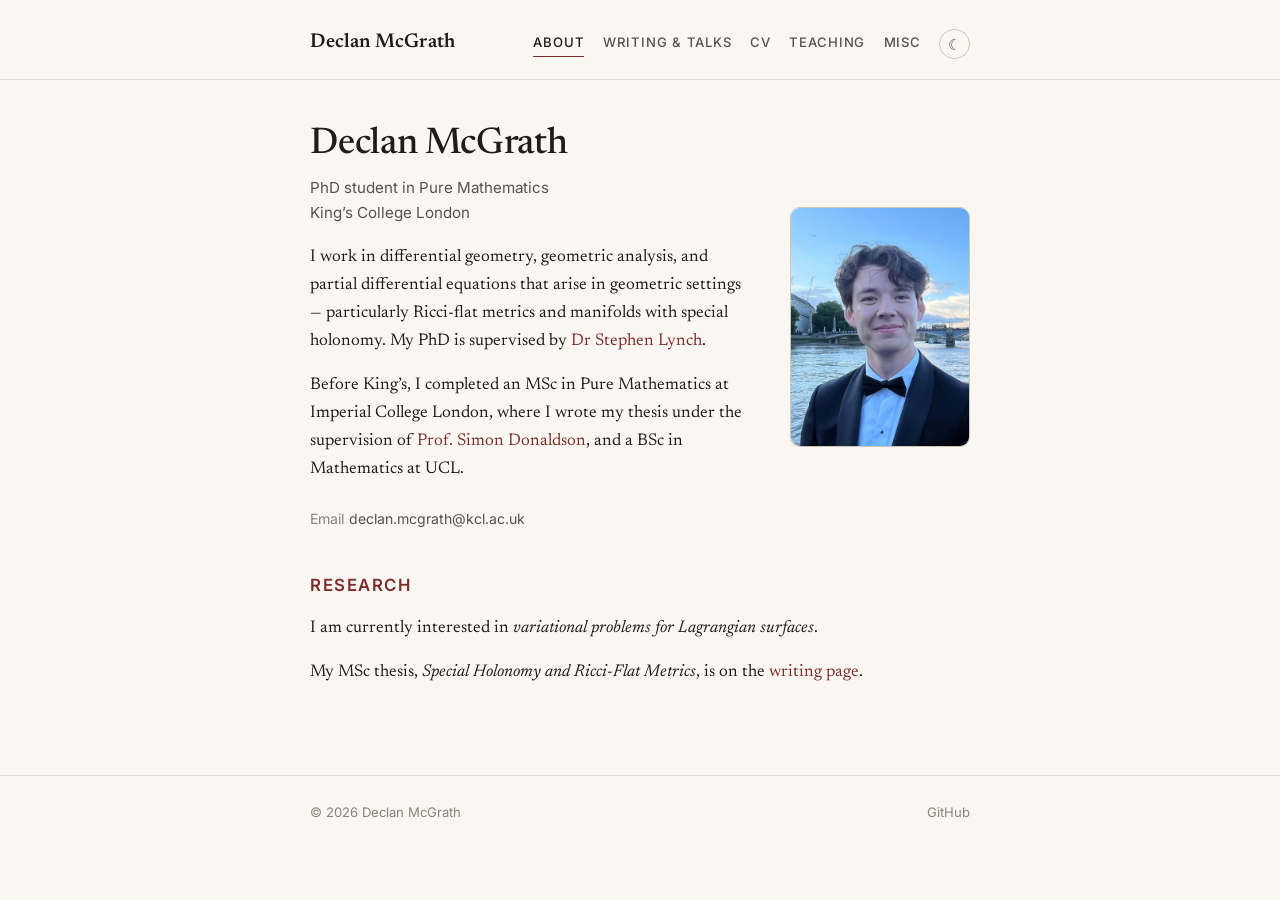
<file: index.html>
<!DOCTYPE html>
<html lang="en">
<head>
  <meta charset="utf-8">
  <meta name="viewport" content="width=device-width, initial-scale=1">
  <title>Declan McGrath</title>
  <meta name="description" content="Declan McGrath — PhD student in Pure Mathematics at King's College London. Differential geometry, geometric analysis, and PDEs.">
  <link rel="preconnect" href="https://fonts.googleapis.com">
  <link rel="preconnect" href="https://fonts.gstatic.com" crossorigin>
  <link href="https://fonts.googleapis.com/css2?family=Newsreader:ital,opsz,wght@0,6..72,400;0,6..72,500;0,6..72,600;1,6..72,400&family=Inter:wght@400;500;600&display=swap" rel="stylesheet">
  <link rel="stylesheet" href="assets/style.css">
  <script src="config.js"></script>
</head>
<body data-page="home">

<main class="wrap">

  <div class="hero">
    <div class="hero-text">
      <h1>Declan McGrath</h1>
      <p class="role">PhD student in Pure Mathematics<br>
        King&rsquo;s College London</p>
      <p>I work in differential geometry, geometric analysis, and partial
        differential equations that arise in geometric settings — particularly
        Ricci-flat metrics and manifolds with special holonomy. My PhD is
        supervised by <a href="https://sites.google.com/view/lynch-stephen/home">Dr&nbsp;Stephen&nbsp;Lynch</a>.</p>
      <p>Before King&rsquo;s, I completed an MSc in Pure Mathematics at Imperial
        College London, where I wrote my thesis under the supervision of
        <a href="https://www.ma.imperial.ac.uk/~skdona/">Prof.&nbsp;Simon&nbsp;Donaldson</a>,
        and a BSc in Mathematics at UCL.</p>
      <ul class="contact"></ul>
    </div>
    <!-- Replace assets/portrait.jpg with a photo of yourself, or delete this line -->
    <img class="portrait" src="assets/portrait.jpg" alt="Declan McGrath"
         onerror="this.remove()">
  </div>

  <div data-section="research">
    <h2>Research</h2>
    <p>I am currently interested in <em>variational problems for Lagrangian
      surfaces</em>.</p>
    <p>My MSc thesis, <em>Special Holonomy and Ricci-Flat Metrics</em>, is on
      the <a href="notes.html">writing page</a>.</p>
  </div>

</main>

<script src="assets/site.js"></script>
</body>
</html>
</file>
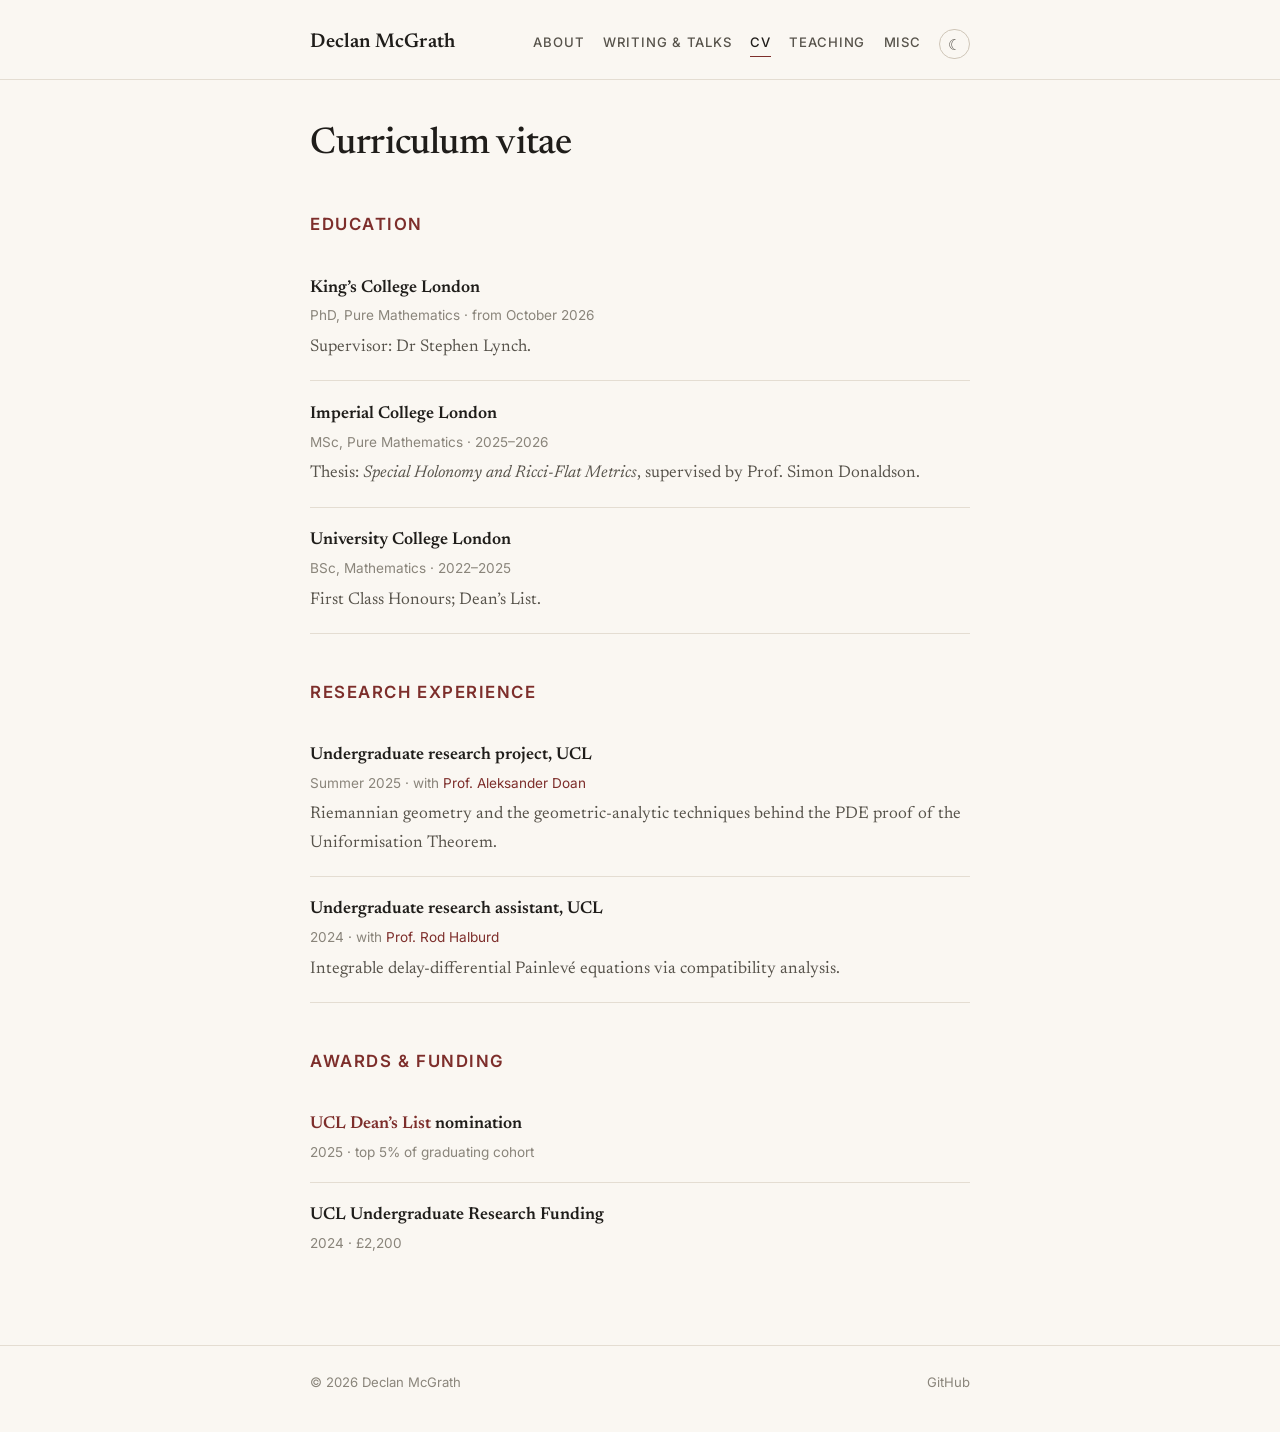
<file: cv.html>
<!DOCTYPE html>
<html lang="en">
<head>
  <meta charset="utf-8">
  <meta name="viewport" content="width=device-width, initial-scale=1">
  <title>CV — Declan McGrath</title>
  <link rel="preconnect" href="https://fonts.googleapis.com">
  <link rel="preconnect" href="https://fonts.gstatic.com" crossorigin>
  <link href="https://fonts.googleapis.com/css2?family=Newsreader:ital,opsz,wght@0,6..72,400;0,6..72,500;0,6..72,600;1,6..72,400&family=Inter:wght@400;500;600&display=swap" rel="stylesheet">
  <link rel="stylesheet" href="assets/style.css">
  <script src="config.js"></script>
</head>
<body data-page="cv">

<main class="wrap">

  <h1>Curriculum vitae</h1>
  <!-- When you're ready to post your CV, put it at files/cv.pdf and
       uncomment this line: -->
  <!-- <p class="lede">A full CV is available as a <a href="files/cv.pdf">PDF</a>.</p> -->

  <h2>Education</h2>

  <div class="entry">
    <div class="title">King&rsquo;s College London</div>
    <div class="meta">PhD, Pure Mathematics &middot; from October 2026</div>
    <p class="desc">Supervisor: Dr Stephen Lynch.</p>
  </div>

  <div class="entry">
    <div class="title">Imperial College London</div>
    <div class="meta">MSc, Pure Mathematics &middot; 2025&ndash;2026</div>
    <p class="desc">Thesis: <em>Special Holonomy and Ricci-Flat Metrics</em>,
      supervised by Prof. Simon Donaldson.</p>
  </div>

  <div class="entry">
    <div class="title">University College London</div>
    <div class="meta">BSc, Mathematics &middot; 2022&ndash;2025</div>
    <p class="desc">First Class Honours; Dean&rsquo;s List.</p>
  </div>

  <h2>Research experience</h2>

  <div class="entry">
    <div class="title">Undergraduate research project, UCL</div>
    <div class="meta">Summer 2025 &middot; with <a href="https://www.homepages.ucl.ac.uk/~ucahoan/">Prof. Aleksander Doan</a></div>
    <p class="desc">Riemannian geometry and the geometric-analytic techniques
      behind the PDE proof of the Uniformisation Theorem.</p>
  </div>

  <div class="entry">
    <div class="title">Undergraduate research assistant, UCL</div>
    <div class="meta">2024 &middot; with <a href="https://profiles.ucl.ac.uk/2219-rod-halburd">Prof. Rod Halburd</a></div>
    <p class="desc">Integrable delay-differential Painlev&eacute; equations via
      compatibility analysis.</p>
  </div>

  <h2>Awards &amp; funding</h2>

  <div class="entry">
    <div class="title"><a href="https://www.ucl.ac.uk/mathematical-physical-sciences/about/faculty-prizes/deans-list-commendees">UCL Dean&rsquo;s List</a> nomination</div>
    <div class="meta">2025 &middot; top 5% of graduating cohort</div>
  </div>

  <div class="entry">
    <div class="title">UCL Undergraduate Research Funding</div>
    <div class="meta">2024 &middot; &pound;2,200</div>
  </div>

</main>

<script src="assets/site.js"></script>
</body>
</html>
</file>
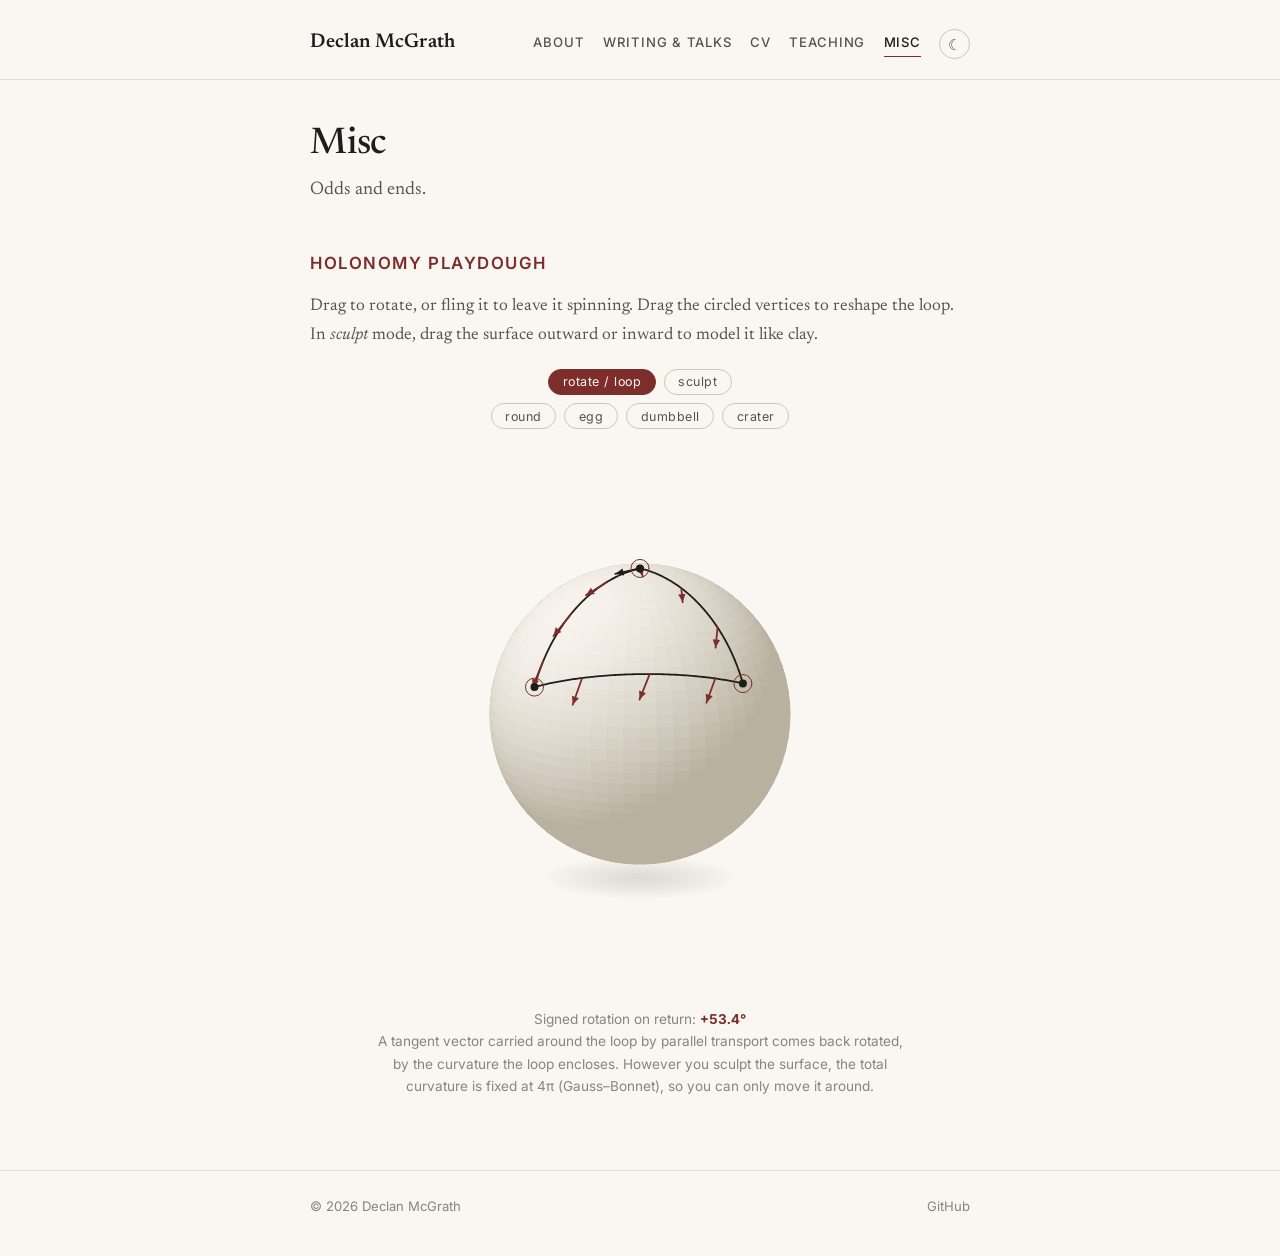
<file: misc.html>
<!DOCTYPE html>
<html lang="en">
<head>
  <meta charset="utf-8">
  <meta name="viewport" content="width=device-width, initial-scale=1">
  <title>Misc — Declan McGrath</title>
  <link rel="preconnect" href="https://fonts.googleapis.com">
  <link rel="preconnect" href="https://fonts.gstatic.com" crossorigin>
  <link href="https://fonts.googleapis.com/css2?family=Newsreader:ital,opsz,wght@0,6..72,400;0,6..72,500;0,6..72,600;1,6..72,400&family=Inter:wght@400;500;600&display=swap" rel="stylesheet">
  <link rel="stylesheet" href="assets/style.css">
  <script src="config.js"></script>
</head>
<body data-page="misc">

<main class="wrap">

  <h1>Misc</h1>
  <p class="lede">Odds and ends.</p>

  <!-- Template for an entry — copy, uncomment and edit:

  <div class="entry">
    <div class="title">Title</div>
    <div class="meta">2027</div>
    <p class="desc">A sentence about it.</p>
  </div>

  -->

  <h2>Holonomy playdough</h2>

  <p class="desc" style="color: var(--ink-soft);">Drag to rotate, or fling
    it to leave it spinning. Drag the circled vertices to reshape the loop.
    In <em>sculpt</em> mode, drag the surface outward or inward to model it
    like clay.</p>

  <div class="toy">
    <div class="toy-row">
      <button id="m-rotate" class="toy-btn on">rotate / loop</button>
      <button id="m-sculpt" class="toy-btn">sculpt</button>
    </div>
    <div class="toy-row">
      <button class="toy-btn" data-preset="round">round</button>
      <button class="toy-btn" data-preset="egg">egg</button>
      <button class="toy-btn" data-preset="dumbbell">dumbbell</button>
      <button class="toy-btn" data-preset="crater">crater</button>
    </div>
    <canvas id="toy-c"></canvas>
    <p class="toy-caption">Signed rotation on return: <b>&ndash;</b><br>
      A tangent vector carried around the loop by parallel transport comes back
      rotated, by the curvature the loop encloses. However you sculpt the
      surface, the total curvature is fixed at 4&pi; (Gauss&ndash;Bonnet),
      so you can only move it around.</p>
  </div>

</main>

<style>
  .toy { margin: 1.2rem 0 0; }
  .toy canvas { display: block; margin: 0 auto; cursor: grab; max-width: 100%;
                touch-action: none; }
  .toy-row { display: flex; gap: 0.5rem; flex-wrap: wrap; justify-content: center;
             margin: 0 0 0.55rem; }
  .toy-btn {
    font-family: var(--sans); font-size: 0.78rem; letter-spacing: 0.04em;
    border: 1px solid var(--rule-strong); background: none; color: var(--ink-soft);
    border-radius: 999px; padding: 0.28rem 0.85rem; cursor: pointer;
  }
  .toy-btn:hover { color: var(--accent); border-color: var(--accent); }
  .toy-btn.on { background: var(--accent); border-color: var(--accent);
                color: var(--paper); }
  .toy-caption {
    font-family: var(--sans); font-size: 0.85rem; color: var(--ink-faint);
    text-align: center; max-width: 33rem; margin: 0.6rem auto 0;
  }
  .toy-caption b { color: var(--accent); font-variant-numeric: tabular-nums; }
</style>

<script>
(function(){
const cv=document.getElementById('toy-c'), ctx=cv.getContext('2d');
const W=600, H=560, dpr=Math.min(2,window.devicePixelRatio||1);
cv.width=W*dpr; cv.height=H*dpr; cv.style.width=W+'px'; cv.style.height=H+'px';
ctx.scale(dpr,dpr);
const CX=W/2, CY=H/2-4, SC=150;

// ---------- palette (follows the site theme) ----------
function isDark(){
  const t=document.documentElement.dataset.theme;
  if(t==='dark')return true;
  if(t==='light')return false;
  return matchMedia('(prefers-color-scheme: dark)').matches;
}
function pal(){
  return isDark()?{
    ink:'#e8e3da', ox:'#d08a80', back:'#6a645a',
    c0:[52,48,42], c1:[112,105,94], shadow:'rgba(0,0,0,0.32)'
  }:{
    ink:'#1f1d1a', ox:'#7d2e2b', back:'#a49d90',
    c0:[176,168,150], c1:[248,244,237], shadow:'rgba(30,28,25,0.13)'
  };
}
let P=pal();

// ---------- linear algebra ----------
function matMul(A,B){const C=[[0,0,0],[0,0,0],[0,0,0]];
  for(let i=0;i<3;i++)for(let j=0;j<3;j++)for(let k=0;k<3;k++)C[i][j]+=A[i][k]*B[k][j];
  return C;}
function matVec(A,v){return [
  A[0][0]*v[0]+A[0][1]*v[1]+A[0][2]*v[2],
  A[1][0]*v[0]+A[1][1]*v[1]+A[1][2]*v[2],
  A[2][0]*v[0]+A[2][1]*v[1]+A[2][2]*v[2]];}
function matT(A){return [[A[0][0],A[1][0],A[2][0]],[A[0][1],A[1][1],A[2][1]],[A[0][2],A[1][2],A[2][2]]];}
function rotX(a){const c=Math.cos(a),s=Math.sin(a);return [[1,0,0],[0,c,-s],[0,s,c]];}
function rotZ(a){const c=Math.cos(a),s=Math.sin(a);return [[c,-s,0],[s,c,0],[0,0,1]];}
function dot(a,b){return a[0]*b[0]+a[1]*b[1]+a[2]*b[2];}
function cross(a,b){return [a[1]*b[2]-a[2]*b[1],a[2]*b[0]-a[0]*b[2],a[0]*b[1]-a[1]*b[0]];}
function norm(a){const n=Math.hypot(a[0],a[1],a[2])||1;return [a[0]/n,a[1]/n,a[2]/n];}
function slerp(P0,P1,t){
  const w=Math.acos(Math.min(1,Math.max(-1,dot(P0,P1))));
  if(w<1e-6)return P0.slice();
  const s=Math.sin(w);
  return [(Math.sin((1-t)*w)*P0[0]+Math.sin(t*w)*P1[0])/s,
          (Math.sin((1-t)*w)*P0[1]+Math.sin(t*w)*P1[1])/s,
          (Math.sin((1-t)*w)*P0[2]+Math.sin(t*w)*P1[2])/s];
}

// ---------- shape: radial graph r(u)·u over the unit sphere ----------
let base=()=>1;
let bumps=[];               // {c:[unit vec], amp, s}
function rOf(u){
  let r=base(u);
  for(const b of bumps){
    const a=Math.acos(Math.min(1,Math.max(-1,dot(u,b.c))));
    r+=b.amp*Math.exp(-(a*a)/(b.s*b.s));
  }
  return Math.min(1.75,Math.max(0.45,r));
}
function surf(u){const r=rOf(u);return [r*u[0],r*u[1],r*u[2]];}
function tangentBasis(u){
  const a=Math.abs(u[2])<0.9?[0,0,1]:[1,0,0];
  const e1=norm(cross(u,a)), e2=cross(u,e1);
  return [e1,e2];
}
function normalAt(u){
  const h=0.004, be=tangentBasis(u), e1=be[0], e2=be[1];
  const p=surf(u);
  const p1=surf(norm([u[0]+h*e1[0],u[1]+h*e1[1],u[2]+h*e1[2]]));
  const p2=surf(norm([u[0]+h*e2[0],u[1]+h*e2[1],u[2]+h*e2[2]]));
  let n=norm(cross([p1[0]-p[0],p1[1]-p[1],p1[2]-p[2]],[p2[0]-p[0],p2[1]-p[1],p2[2]-p[2]]));
  if(dot(n,u)<0)n=[-n[0],-n[1],-n[2]];
  return n;
}

// ---------- view ----------
let Rv=rotX(14*Math.PI/180);
function proj(Pt){const q=matVec(Rv,Pt);return [CX+SC*q[0],CY-SC*q[2],q[1]];}
function frontU(u){const nv=matVec(Rv,normalAt(u));return nv[1]<0.02;}
function raycast(sx,sy){
  const X=(sx-CX)/SC, Z=(CY-sy)/SC, RT=matT(Rv);
  let prev=null;
  for(let y=-2;y<=2;y+=0.02){
    const w=matVec(RT,[X,y,Z]);
    const wl=Math.hypot(w[0],w[1],w[2]);
    if(wl<1e-6)continue;
    const f=wl-rOf(norm(w));
    if(prev!==null&&prev>0&&f<=0)return norm(w);
    prev=f;
  }
  return null;
}

// ---------- loop ----------
let V=[[0,0,1],
       norm([-0.62,-0.55,0.30]),
       norm([ 0.60,-0.55,0.32])];
function legSample(k,t){return slerp(V[k],V[(k+1)%3],t);}

// ---------- painter's-algorithm mesh ----------
const NT=40, NP=56;
const LGT=norm([-0.45,-0.5,0.62]);   // view-space light
function shadeColor(t){
  const r=Math.round(P.c0[0]+(P.c1[0]-P.c0[0])*t),
        g=Math.round(P.c0[1]+(P.c1[1]-P.c0[1])*t),
        b=Math.round(P.c0[2]+(P.c1[2]-P.c0[2])*t);
  return 'rgb('+r+','+g+','+b+')';
}
function drawBody(){
  const vs=[];
  for(let i=0;i<=NT;i++){
    const th=i/NT*Math.PI, st=Math.sin(th), ct=Math.cos(th);
    const row=[];
    for(let j=0;j<=NP;j++){
      const ph=j/NP*2*Math.PI;
      const u=[st*Math.cos(ph),st*Math.sin(ph),ct];
      row.push(matVec(Rv,surf(u)));
    }
    vs.push(row);
  }
  let maxY=-1e9,minX=1e9,maxX=-1e9;
  for(const row of vs)for(const q of row){
    const sy=CY-SC*q[2], sx=CX+SC*q[0];
    if(sy>maxY)maxY=sy;
    if(sx<minX)minX=sx; if(sx>maxX)maxX=sx;
  }
  const shW=(maxX-minX)*0.33, shY=maxY+14;
  let g=ctx.createRadialGradient(CX,shY,3,CX,shY,shW);
  g.addColorStop(0,P.shadow);g.addColorStop(1,'rgba(0,0,0,0)');
  ctx.save();ctx.translate(CX,shY);ctx.scale(1,0.22);ctx.translate(-CX,-shY);
  ctx.fillStyle=g;ctx.beginPath();ctx.arc(CX,shY,shW,0,7);ctx.fill();ctx.restore();
  const faces=[];
  for(let i=0;i<NT;i++)for(let j=0;j<NP;j++){
    const a=vs[i][j],b=vs[i+1][j],c=vs[i+1][j+1],d=vs[i][j+1];
    faces.push({a,b,c,d,depth:(a[1]+b[1]+c[1]+d[1])/4});
  }
  faces.sort((p,q)=>q.depth-p.depth);      // far first
  for(const f of faces){
    let n=cross([f.c[0]-f.a[0],f.c[1]-f.a[1],f.c[2]-f.a[2]],
                [f.d[0]-f.b[0],f.d[1]-f.b[1],f.d[2]-f.b[2]]);
    n=norm(n);
    if(n[1]>0)n=[-n[0],-n[1],-n[2]];
    const t=Math.max(0,dot(n,LGT))*0.88+0.12;
    const col=shadeColor(Math.min(1,t));
    ctx.fillStyle=col; ctx.strokeStyle=col; ctx.lineWidth=0.8;
    ctx.beginPath();
    ctx.moveTo(CX+SC*f.a[0],CY-SC*f.a[2]);
    ctx.lineTo(CX+SC*f.b[0],CY-SC*f.b[2]);
    ctx.lineTo(CX+SC*f.c[0],CY-SC*f.c[2]);
    ctx.lineTo(CX+SC*f.d[0],CY-SC*f.d[2]);
    ctx.closePath(); ctx.fill(); ctx.stroke();
  }
}

// ---------- curves & vectors ----------
function drawCurve(sample,n,frontStyle,backStyle,wF,wB){
  for(const front of [false,true]){
    ctx.beginPath(); let started=false;
    for(let i=0;i<=n;i++){
      const u=sample(i/n), s2=proj(surf(u));
      if(frontU(u)===front){
        if(!started){ctx.moveTo(s2[0],s2[1]);started=true;}
        else ctx.lineTo(s2[0],s2[1]);
      } else started=false;
    }
    ctx.strokeStyle=front?frontStyle:backStyle;
    ctx.lineWidth=front?wF:wB;
    ctx.setLineDash(front?[]:[3,4]);
    ctx.lineCap='round';
    ctx.stroke(); ctx.setLineDash([]);
  }
}
function drawVec(u,v,color,len){
  if(!frontU(u))return;
  const Pt=surf(u);
  const s0=proj(Pt), s1=proj([Pt[0]+len*v[0],Pt[1]+len*v[1],Pt[2]+len*v[2]]);
  const ang=Math.atan2(s1[1]-s0[1],s1[0]-s0[0]);
  ctx.strokeStyle=color;ctx.fillStyle=color;ctx.lineWidth=1.8;
  ctx.beginPath();ctx.moveTo(s0[0],s0[1]);ctx.lineTo(s1[0],s1[1]);ctx.stroke();
  ctx.beginPath();
  ctx.moveTo(s1[0],s1[1]);
  ctx.lineTo(s1[0]-9*Math.cos(ang-0.42),s1[1]-9*Math.sin(ang-0.42));
  ctx.lineTo(s1[0]-9*Math.cos(ang+0.42),s1[1]-9*Math.sin(ang+0.42));
  ctx.closePath();ctx.fill();
}
function transportLeg(k,v,stations){
  const M=300;
  let nextSt=0;
  for(let i=1;i<=M;i++){
    const t=i/M, u=legSample(k,t), n=normalAt(u);
    const d=dot(v,n);
    v=norm([v[0]-d*n[0],v[1]-d*n[1],v[2]-d*n[2]]);
    while(nextSt<stations.length&&t>=stations[nextSt]){
      drawVec(u,v,P.ox,0.19); nextSt++;
    }
  }
  return v;
}

// ---------- render ----------
function render(){
  P=pal();
  ctx.clearRect(0,0,W,H);
  drawBody();
  for(let k=0;k<3;k++)drawCurve(t=>legSample(k,t),140,P.ink,P.back,1.8,1.1);
  const eps=0.004;
  const q0=surf(legSample(0,0)), q1=surf(legSample(0,eps));
  let v=[q1[0]-q0[0],q1[1]-q0[1],q1[2]-q0[2]];
  { const n=normalAt(V[0]), d=dot(v,n);
    v=norm([v[0]-d*n[0],v[1]-d*n[1],v[2]-d*n[2]]); }
  const vInit=v.slice();
  v=transportLeg(0,v,[0.25,0.55,0.85]);
  v=transportLeg(1,v,[0.25,0.55,0.85]);
  v=transportLeg(2,v,[0.35,0.68]);
  const n0=normalAt(V[0]);
  { const d=dot(v,n0); v=norm([v[0]-d*n0[0],v[1]-d*n0[1],v[2]-d*n0[2]]); }
  drawVec(V[0],vInit,P.ink,0.22);
  drawVec(V[0],v,P.ox,0.22);
  for(const u of V){
    const s2=proj(surf(u));
    ctx.fillStyle=frontU(u)?P.ink:P.back;
    ctx.beginPath();ctx.arc(s2[0],s2[1],4,0,7);ctx.fill();
    if(frontU(u)){
      ctx.strokeStyle=P.ox;ctx.lineWidth=1;
      ctx.beginPath();ctx.arc(s2[0],s2[1],9,0,7);ctx.stroke();
    }
  }
  const sgn=Math.sign(dot(cross(vInit,v),n0))||1;
  const ang=sgn*Math.acos(Math.min(1,Math.max(-1,dot(vInit,v))))*180/Math.PI;
  document.querySelector('.toy-caption b').textContent=(ang>=0?'+':'')+ang.toFixed(1)+'°';
}

// ---------- interaction ----------
let mode='rotate';
let drag=null, last=null, vel=[0,0], spinning=false, sculptBump=null;
function setMode(m){
  mode=m;
  document.getElementById('m-rotate').classList.toggle('on',m==='rotate');
  document.getElementById('m-sculpt').classList.toggle('on',m==='sculpt');
  cv.style.cursor=m==='sculpt'?'crosshair':'grab';
}
document.getElementById('m-rotate').onclick=function(){setMode('rotate');};
document.getElementById('m-sculpt').onclick=function(){setMode('sculpt');};

function pickVertex(x,y){
  for(let k=0;k<3;k++){
    const s2=proj(surf(V[k]));
    if(frontU(V[k])&&Math.hypot(s2[0]-x,s2[1]-y)<16)return k;
  }
  return -1;
}
cv.addEventListener('pointerdown',function(e){
  spinning=false; vel=[0,0];
  const rect=cv.getBoundingClientRect();
  const x=e.clientX-rect.left, y=e.clientY-rect.top;
  if(mode==='rotate'){
    const k=pickVertex(x,y);
    drag=k>=0?{type:'vertex',k:k}:{type:'view'};
  }else{
    const u0=raycast(x,y);
    if(u0){
      sculptBump={c:u0, amp:0, s:0.5};
      bumps.push(sculptBump);
      if(bumps.length>24)bumps.shift();
      drag={type:'sculpt'};
    }else drag={type:'view'};
  }
  last=[e.clientX,e.clientY];
  cv.setPointerCapture(e.pointerId);
});
cv.addEventListener('pointermove',function(e){
  if(!drag)return;
  const rect=cv.getBoundingClientRect();
  const dxp=e.clientX-last[0], dyp=e.clientY-last[1];
  if(drag.type==='view'){
    const dx=dxp/SC, dy=dyp/SC;
    Rv=matMul(rotX(dy),Rv);
    Rv=matMul(Rv,rotZ(dx));
    vel=[0.8*vel[0]+0.2*dx, 0.8*vel[1]+0.2*dy];
  }else if(drag.type==='vertex'){
    const u=raycast(e.clientX-rect.left,e.clientY-rect.top);
    if(u)V[drag.k]=u;
  }else if(drag.type==='sculpt'&&sculptBump){
    const s2=proj(surf(sculptBump.c));
    const rd=norm([s2[0]-CX,s2[1]-CY,0]);
    const da=(dxp*rd[0]+dyp*rd[1])*0.006;
    sculptBump.amp=Math.min(0.85,Math.max(-0.55,sculptBump.amp+da));
  }
  last=[e.clientX,e.clientY];
  render();
});
cv.addEventListener('pointerup',function(e){
  if(drag&&drag.type==='view'&&Math.hypot(vel[0],vel[1])>0.004){
    spinning=true; requestAnimationFrame(spin);
  }
  drag=null; sculptBump=null;
});
function spin(){
  if(!spinning)return;
  Rv=matMul(rotX(vel[1]),Rv);
  Rv=matMul(Rv,rotZ(vel[0]));
  vel[0]*=0.995; vel[1]*=0.995;
  render();
  if(Math.hypot(vel[0],vel[1])<0.0006){spinning=false;return;}
  requestAnimationFrame(spin);
}

// ---------- presets ----------
const presets={
  round:function(){ base=function(){return 1;}; bumps=[];
    V=[[0,0,1],norm([-0.62,-0.55,0.30]),norm([0.60,-0.55,0.32])]; },
  egg:function(){ base=function(u){return 1+0.2*u[2]+0.14*u[2]*u[2];}; bumps=[];
    V=[[0,0,1],norm([-0.62,-0.55,0.30]),norm([0.60,-0.55,0.32])]; },
  dumbbell:function(){
    base=function(u){return 1-0.46*Math.exp(-(u[2]*u[2])/(0.52*0.52));}; bumps=[];
    const lat=0.22;
    V=[0,1,2].map(function(k){
      const ph=(-90+120*k)*Math.PI/180;
      return [Math.cos(ph)*Math.cos(lat),Math.sin(ph)*Math.cos(lat),Math.sin(lat)];
    }); },
  crater:function(){ base=function(){return 1;};
    const c=norm([0.55,-0.45,0.7]);
    bumps=[{c:c, amp:-0.58, s:0.5}];
    const be=tangentBasis(c), e1=be[0], e2=be[1], a=0.78;
    V=[0,1,2].map(function(k){
      const ph=2*Math.PI*k/3+0.5;
      return norm([
        Math.cos(a)*c[0]+Math.sin(a)*(Math.cos(ph)*e1[0]+Math.sin(ph)*e2[0]),
        Math.cos(a)*c[1]+Math.sin(a)*(Math.cos(ph)*e1[1]+Math.sin(ph)*e2[1]),
        Math.cos(a)*c[2]+Math.sin(a)*(Math.cos(ph)*e1[2]+Math.sin(ph)*e2[2])]);
    }); },
};
document.querySelectorAll('[data-preset]').forEach(function(b){
  b.onclick=function(){spinning=false; presets[b.dataset.preset](); render();};
});

// re-render when the site theme changes
new MutationObserver(function(){render();})
  .observe(document.documentElement,{attributes:true,attributeFilter:['data-theme']});
try{
  matchMedia('(prefers-color-scheme: dark)').addEventListener('change',function(){render();});
}catch(e){}

render();
})();
</script>

<script src="assets/site.js"></script>
</body>
</html>
</file>
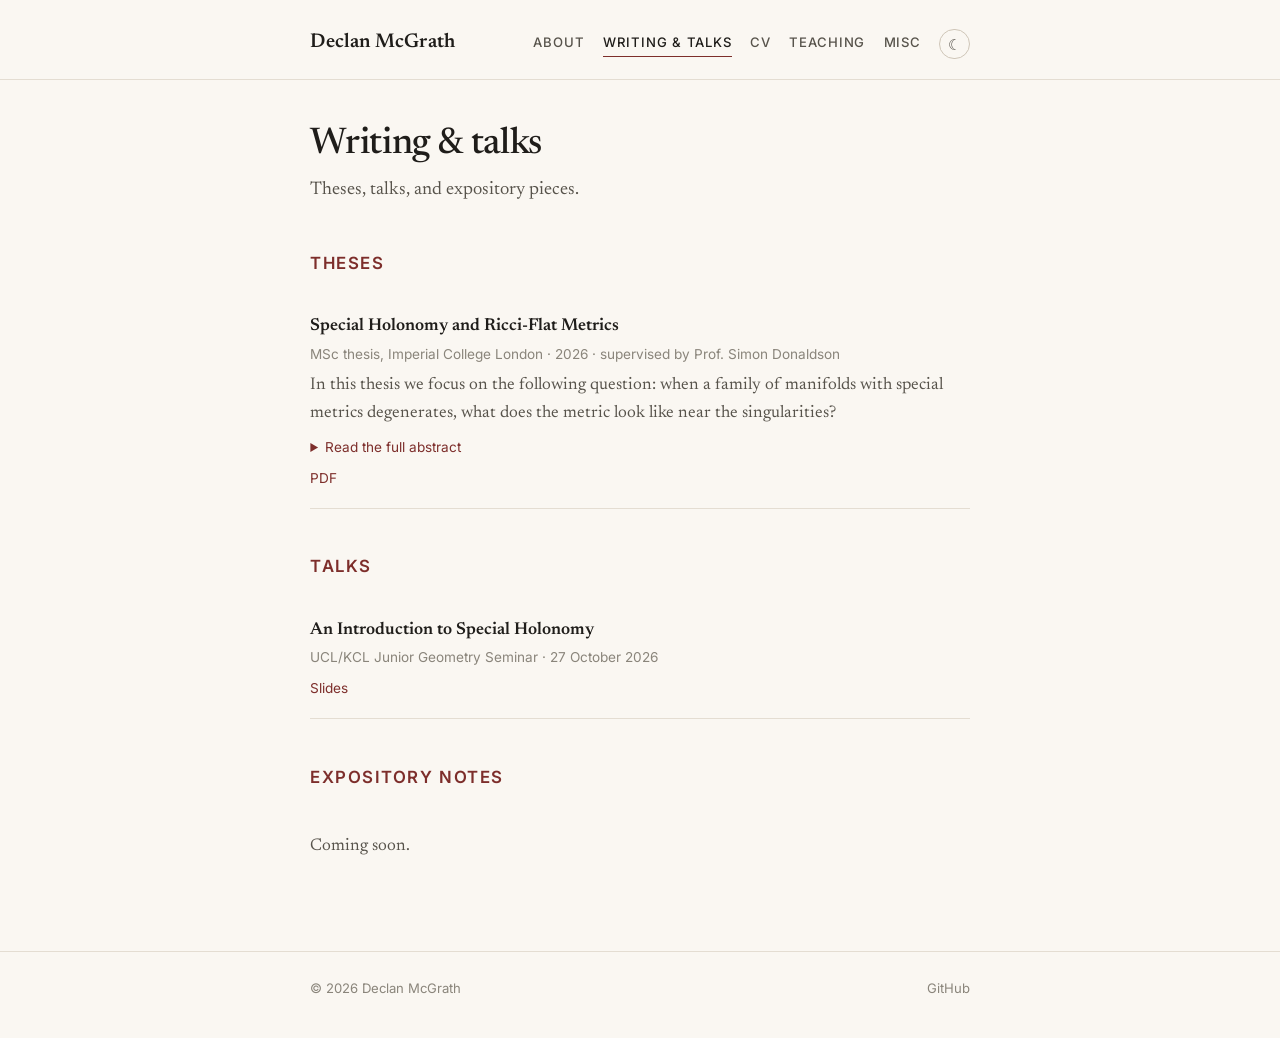
<file: notes.html>
<!DOCTYPE html>
<html lang="en">
<head>
  <meta charset="utf-8">
  <meta name="viewport" content="width=device-width, initial-scale=1">
  <title>Writing &amp; Talks — Declan McGrath</title>
  <link rel="preconnect" href="https://fonts.googleapis.com">
  <link rel="preconnect" href="https://fonts.gstatic.com" crossorigin>
  <link href="https://fonts.googleapis.com/css2?family=Newsreader:ital,opsz,wght@0,6..72,400;0,6..72,500;0,6..72,600;1,6..72,400&family=Inter:wght@400;500;600&display=swap" rel="stylesheet">
  <link rel="stylesheet" href="assets/style.css">
  <script src="config.js"></script>
</head>
<body data-page="notes">

<main class="wrap">

  <h1>Writing &amp; talks</h1>
  <p class="lede">Theses, talks, and expository pieces.</p>

  <h2>Theses</h2>

  <div class="entry">
    <div class="title">Special Holonomy and Ricci-Flat Metrics</div>
    <div class="meta">MSc thesis, Imperial College London &middot; 2026 &middot; supervised by Prof. Simon Donaldson</div>
    <p class="desc">In this thesis we focus on the following question: when a
      family of manifolds with special metrics degenerates, what does the
      metric look like near the singularities?</p>
    <details class="abstract">
      <summary>Read the full abstract</summary>
      <p class="desc">A natural setting in which to study this question is
        that of manifolds with so-called special holonomy. We provide the
        background in Riemannian and complex
        geometry needed to discuss Yau&rsquo;s theorem, which provides the
        existence theory for Calabi&ndash;Yau metrics. In real dimension four
        the Calabi&ndash;Yau condition is equivalent to the existence of a
        closed triple of two-forms, and we give a complete proof of this
        equivalence, following an outline of Donaldson. The
        Gibbons&ndash;Hawking construction generates such triples from
        positive harmonic functions on open subsets of &#8477;<sup>3</sup>;
        importantly for this thesis it produces the Eguchi&ndash;Hanson
        metric, which can be understood to model the simplest kind of
        singularity, known as an ordinary double point. We compute the
        curvature of an arbitrary Gibbons&ndash;Hawking metric in closed form,
        following Donaldson, and for the Eguchi&ndash;Hanson metric determine
        the behaviour at infinity. We then show that the curvature energy
        density of a Gibbons&ndash;Hawking metric is the divergence of an
        explicit vector field on &#8477;<sup>3</sup>, and compute the energy
        of the A<sub>k</sub> spaces as a flux. Finally, we outline the use of
        the Eguchi&ndash;Hanson metric in gluing constructions: the Kummer
        construction, and Joyce&rsquo;s construction of the first compact
        G<sub>2</sub>-manifolds.</p>
    </details>
    <div class="links"><a href="files/msc-thesis.pdf">PDF</a></div>
  </div>

  <h2>Talks</h2>

  <div class="entry">
    <div class="title">An Introduction to Special Holonomy</div>
    <div class="meta">UCL/KCL Junior Geometry Seminar &middot; 27 October 2026</div>
    <div class="links">
      <a href="files/special-holonomy-talk.pdf">Slides</a>
      <!-- Recording: when the YouTube link exists, replace the href below,
           remove this comment's wrapper, and the link goes live. -->
      <!-- <a href="https://www.youtube.com/watch?v=REPLACE_ME">Recording</a> -->
    </div>
  </div>

  <h2>Expository notes</h2>

  <!-- Template for a note — copy, uncomment and edit:

  <div class="entry">
    <div class="title">Title of the note</div>
    <div class="meta">Month 2027</div>
    <p class="desc">What the note covers.</p>
    <div class="links"><a href="files/note.pdf">PDF</a></div>
  </div>

  -->

  <div class="entry">
    <p class="desc muted">Coming soon.</p>
  </div>

</main>

<script src="assets/site.js"></script>
</body>
</html>
</file>
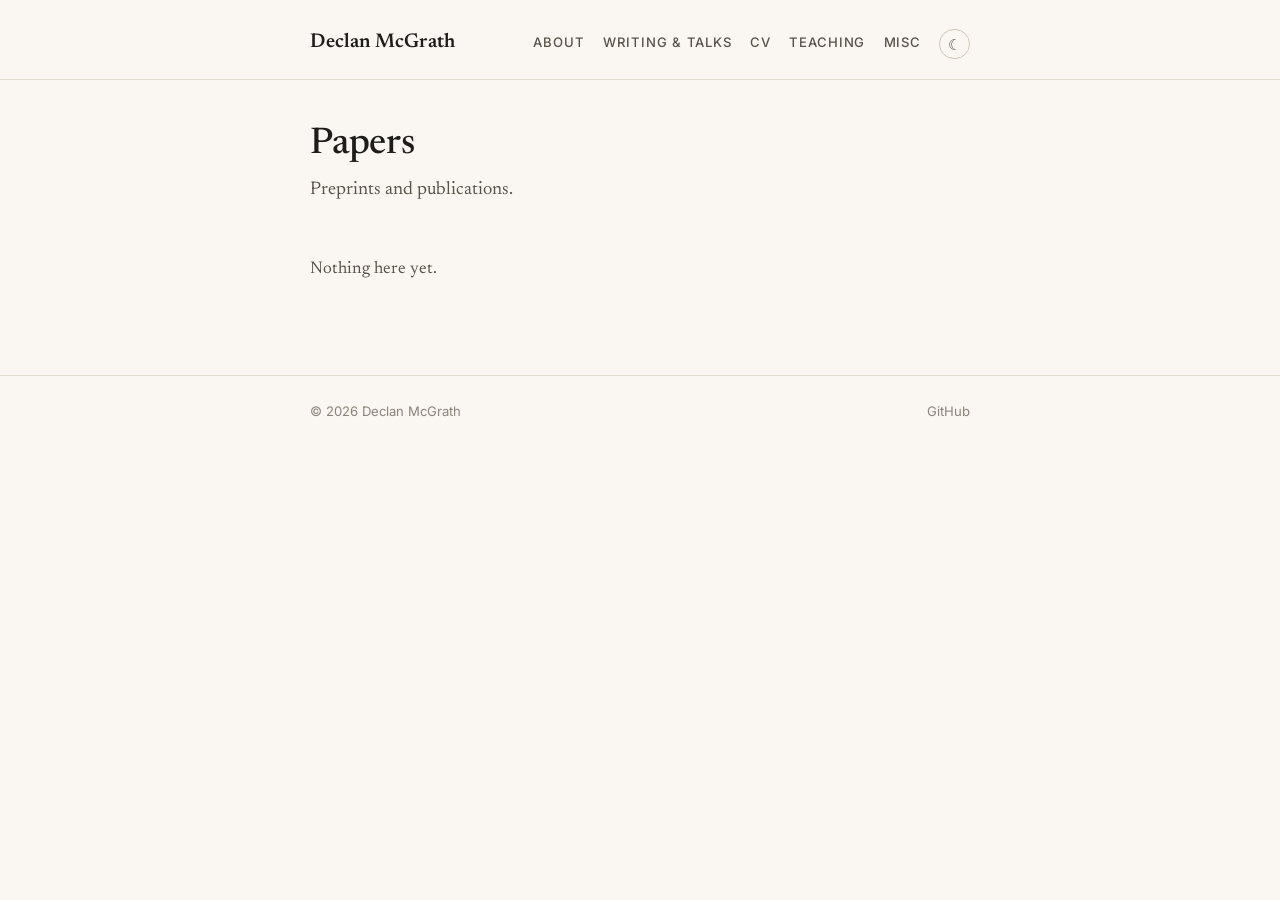
<file: papers.html>
<!DOCTYPE html>
<html lang="en">
<head>
  <meta charset="utf-8">
  <meta name="viewport" content="width=device-width, initial-scale=1">
  <title>Papers — Declan McGrath</title>
  <link rel="preconnect" href="https://fonts.googleapis.com">
  <link rel="preconnect" href="https://fonts.gstatic.com" crossorigin>
  <link href="https://fonts.googleapis.com/css2?family=Newsreader:ital,opsz,wght@0,6..72,400;0,6..72,500;0,6..72,600;1,6..72,400&family=Inter:wght@400;500;600&display=swap" rel="stylesheet">
  <link rel="stylesheet" href="assets/style.css">
  <script src="config.js"></script>
</head>
<body data-page="papers">

<main class="wrap">

  <h1>Papers</h1>
  <p class="lede">Preprints and publications.</p>

  <!-- When you add your first paper, put a section heading above it,
       e.g. <h2>Preprints</h2> or <h2>Publications</h2>, and delete the
       "Nothing here yet" block below.

       Template for a paper entry — copy, uncomment and edit:

  <div class="entry">
    <div class="title">Title of the paper</div>
    <div class="meta">with Coauthor Name &middot; 2027</div>
    <p class="desc">One or two sentences saying what the paper does.</p>
    <div class="links">
      <a href="https://arxiv.org/abs/XXXX.XXXXX">arXiv</a>
      <a href="files/paper.pdf">PDF</a>
    </div>
  </div>

  -->

  <div class="entry">
    <p class="desc muted">Nothing here yet.</p>
  </div>

</main>

<script src="assets/site.js"></script>
</body>
</html>
</file>
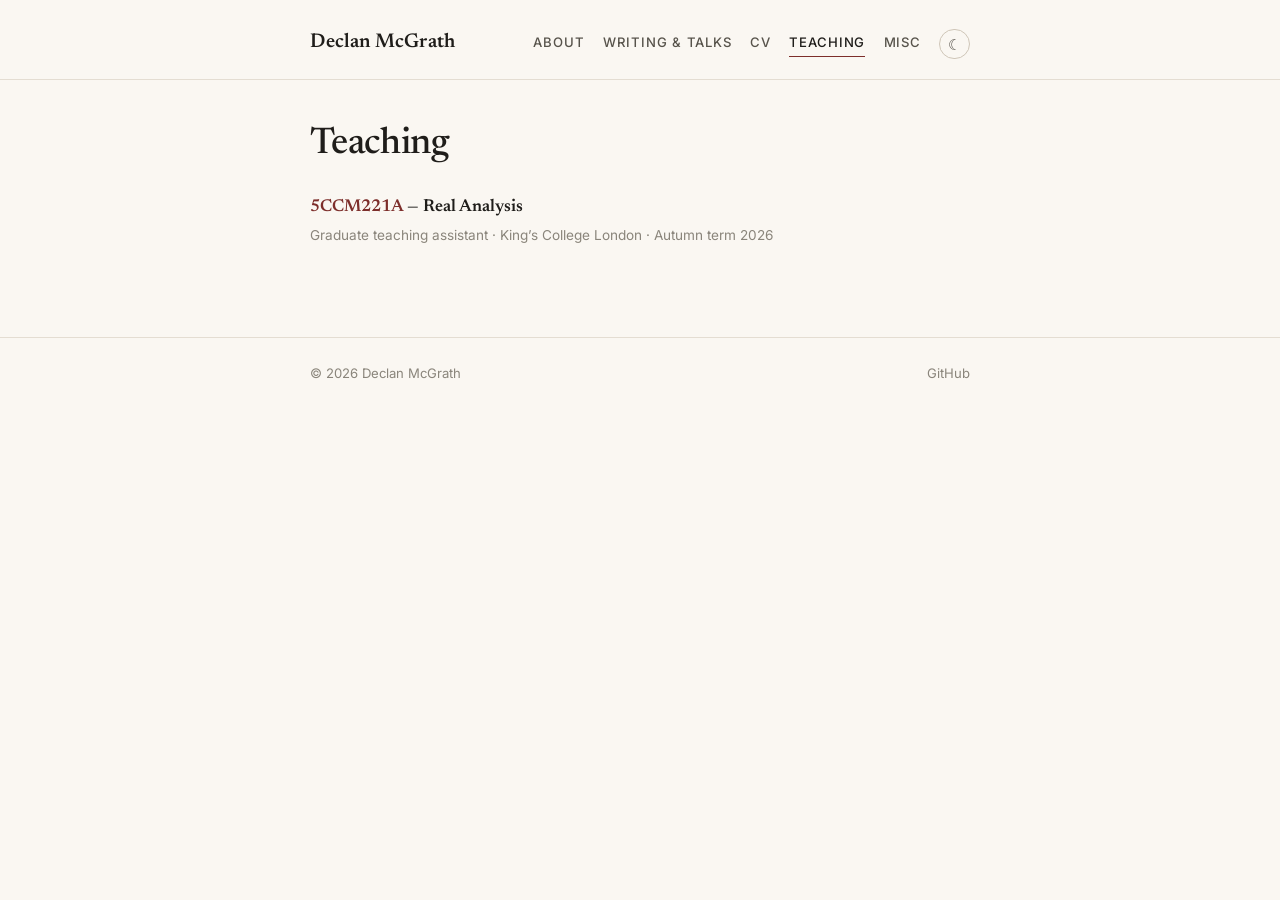
<file: teaching.html>
<!DOCTYPE html>
<html lang="en">
<head>
  <meta charset="utf-8">
  <meta name="viewport" content="width=device-width, initial-scale=1">
  <title>Teaching — Declan McGrath</title>
  <link rel="preconnect" href="https://fonts.googleapis.com">
  <link rel="preconnect" href="https://fonts.gstatic.com" crossorigin>
  <link href="https://fonts.googleapis.com/css2?family=Newsreader:ital,opsz,wght@0,6..72,400;0,6..72,500;0,6..72,600;1,6..72,400&family=Inter:wght@400;500;600&display=swap" rel="stylesheet">
  <link rel="stylesheet" href="assets/style.css">
  <script src="config.js"></script>
</head>
<body data-page="teaching">

<main class="wrap">

  <h1>Teaching</h1>

  <!-- Template for a teaching entry — copy, uncomment and edit:

  <div class="entry">
    <div class="title">Module code — Module name</div>
    <div class="meta">Teaching assistant &middot; King's College London &middot; Autumn 2026</div>
    <p class="desc">Problem classes and marking. Office hours: Tuesdays 2–3pm.</p>
  </div>

  -->

  <div class="entry">
    <div class="title"><span style="color:var(--accent)">5CCM221A</span> &mdash; Real Analysis</div>
    <div class="meta">Graduate teaching assistant &middot; King&rsquo;s College London &middot; Autumn term 2026</div>
  </div>

</main>

<script src="assets/site.js"></script>
</body>
</html>
</file>
<file: assets/style.css>
/* ==========================================================
   Declan McGrath — personal site
   A quiet, book-like design: warm paper, ink text, one accent.
   ========================================================== */

:root {
  --paper: #faf7f2;
  --paper-raised: #ffffff;
  --ink: #1f1d1a;
  --ink-soft: #57534b;
  --ink-faint: #8a857b;
  --accent: #7d2e2b;         /* oxblood */
  --accent-soft: #a05550;
  --rule: #e4ddd2;
  --rule-strong: #cfc6b8;
  --max-width: 44rem;
  --serif: "Newsreader", "Iowan Old Style", "Palatino Linotype", Palatino, Georgia, serif;
  --sans: "Inter", -apple-system, "Segoe UI", Helvetica, Arial, sans-serif;
}

@media (prefers-color-scheme: dark) {
  :root:not([data-theme="light"]) {
    --paper: #191714;
    --paper-raised: #211f1b;
    --ink: #e8e3da;
    --ink-soft: #b3ac9f;
    --ink-faint: #7d776c;
    --accent: #d08a80;
    --accent-soft: #b06f66;
    --rule: #35312b;
    --rule-strong: #4a453c;
  }
}

:root[data-theme="dark"] {
  --paper: #191714;
  --paper-raised: #211f1b;
  --ink: #e8e3da;
  --ink-soft: #b3ac9f;
  --ink-faint: #7d776c;
  --accent: #d08a80;
  --accent-soft: #b06f66;
  --rule: #35312b;
  --rule-strong: #4a453c;
}

* { box-sizing: border-box; }

html { scroll-behavior: smooth; }

body {
  margin: 0;
  background: var(--paper);
  color: var(--ink);
  font-family: var(--serif);
  font-size: 1.0625rem;
  line-height: 1.65;
  -webkit-font-smoothing: antialiased;
  text-rendering: optimizeLegibility;
  transition: background-color 0.25s ease, color 0.25s ease;
}

::selection { background: var(--accent); color: var(--paper); }

/* ---------- layout ---------- */

.wrap {
  max-width: var(--max-width);
  margin: 0 auto;
  padding: 0 1.4rem;
}

main.wrap { padding-top: 2.8rem; padding-bottom: 4.5rem; }

/* ---------- header / nav ---------- */

header {
  border-bottom: 1px solid var(--rule);
  background: var(--paper);
}

.header-inner {
  display: flex;
  align-items: baseline;
  justify-content: space-between;
  flex-wrap: wrap;
  gap: 0.4rem 1.5rem;
  padding-top: 1.6rem;
  padding-bottom: 1.2rem;
}

.site-name {
  font-family: var(--serif);
  font-size: 1.25rem;
  font-weight: 600;
  letter-spacing: 0.01em;
  color: var(--ink);
  text-decoration: none;
}
.site-name:hover { color: var(--accent); }

nav { display: flex; flex-wrap: wrap; gap: 1.15rem; }

nav a {
  font-family: var(--sans);
  font-size: 0.82rem;
  font-weight: 500;
  letter-spacing: 0.06em;
  text-transform: uppercase;
  color: var(--ink-soft);
  text-decoration: none;
  padding-bottom: 0.15rem;
  border-bottom: 1.5px solid transparent;
}

nav a:hover { color: var(--accent); }
nav a.current { color: var(--ink); border-bottom-color: var(--accent); }

nav { align-items: center; }

.theme-toggle {
  font-size: 0.95rem;
  line-height: 1;
  width: 1.9rem;
  height: 1.9rem;
  padding: 0;
  display: inline-flex;
  align-items: center;
  justify-content: center;
  background: none;
  border: 1px solid var(--rule-strong);
  border-radius: 50%;
  color: var(--ink-soft);
  cursor: pointer;
  transition: color 0.15s ease, border-color 0.15s ease;
}
.theme-toggle:hover { color: var(--accent); border-color: var(--accent); }

/* ---------- typography ---------- */

h1 {
  font-size: 2.3rem;
  font-weight: 500;
  line-height: 1.15;
  letter-spacing: -0.01em;
  margin: 0 0 0.5rem;
}

h2 {
  font-size: 1.05rem;
  font-family: var(--sans);
  font-weight: 600;
  letter-spacing: 0.09em;
  text-transform: uppercase;
  color: var(--accent);
  margin: 2.8rem 0 1rem;
}

h2:first-child { margin-top: 0; }

h3 { font-size: 1.15rem; font-weight: 600; margin: 1.6rem 0 0.4rem; }

p { margin: 0 0 1rem; }

a { color: var(--accent); text-decoration: none; }
a:hover { text-decoration: underline; text-underline-offset: 3px; }

em { font-style: italic; }

hr { border: none; border-top: 1px solid var(--rule); margin: 2.5rem 0; }

.lede {
  font-size: 1.15rem;
  color: var(--ink-soft);
  margin-bottom: 1.6rem;
}

.muted { color: var(--ink-faint); }
.small { font-size: 0.9rem; }

/* ---------- home page hero ---------- */

.hero {
  display: flex;
  gap: 2.2rem;
  align-items: flex-start;
  margin-bottom: 2.6rem;
}

.hero-text { flex: 1; min-width: 0; }

.hero .role {
  font-family: var(--sans);
  font-size: 0.95rem;
  color: var(--ink-soft);
  margin-bottom: 1.2rem;
}

.portrait {
  width: 180px;
  aspect-ratio: 3 / 4;
  height: auto;
  align-self: center;       /* sits centred against the text beside it */
  object-fit: cover;
  border-radius: 10px;
  border: 1px solid var(--rule-strong);
  flex-shrink: 0;
}

@media (max-width: 560px) {
  .hero { flex-direction: column-reverse; gap: 1.4rem; }
  .portrait {
    align-self: flex-start;
    width: 140px;
    aspect-ratio: 3 / 4;
    height: auto;
    margin-top: 0;
  }
  h1 { font-size: 1.9rem; }
}

/* ---------- contact row ---------- */

.contact {
  display: flex;
  flex-wrap: wrap;
  gap: 0.6rem 1.4rem;
  margin: 1.4rem 0 0;
  padding: 0;
  list-style: none;
  font-family: var(--sans);
  font-size: 0.88rem;
}

.contact a { color: var(--ink-soft); }
.contact a:hover { color: var(--accent); text-decoration: none; }
.contact .label { color: var(--ink-faint); margin-right: 0.3rem; }

/* ---------- entry lists (papers, notes, teaching) ---------- */

.entry {
  padding: 1.15rem 0;
  border-bottom: 1px solid var(--rule);
}
.entry:last-child { border-bottom: none; }

.entry .title { font-weight: 600; font-size: 1.08rem; }
.entry .meta {
  font-family: var(--sans);
  font-size: 0.85rem;
  color: var(--ink-faint);
  margin-top: 0.15rem;
}
.entry .desc { margin-top: 0.45rem; margin-bottom: 0; color: var(--ink-soft); }

.entry .links {
  font-family: var(--sans);
  font-size: 0.85rem;
  margin-top: 0.5rem;
}
.entry .links a { margin-right: 1rem; }

/* ---------- collapsible abstract ---------- */

details.abstract { margin-top: 0.5rem; }
details.abstract summary {
  font-family: var(--sans);
  font-size: 0.85rem;
  color: var(--accent);
  cursor: pointer;
  user-select: none;
  width: fit-content;
}
details.abstract summary:hover { text-decoration: underline; text-underline-offset: 3px; }
details.abstract[open] summary { margin-bottom: 0.45rem; }
details.abstract .desc { margin-top: 0; }
sup, sub { line-height: 0; }

/* ---------- footer ---------- */

footer {
  border-top: 1px solid var(--rule);
  padding: 1.6rem 0 2.4rem;
}

footer .wrap {
  font-family: var(--sans);
  font-size: 0.82rem;
  color: var(--ink-faint);
  display: flex;
  justify-content: space-between;
  flex-wrap: wrap;
  gap: 0.5rem;
}

footer a { color: var(--ink-faint); }
footer a:hover { color: var(--accent); }
</file>
